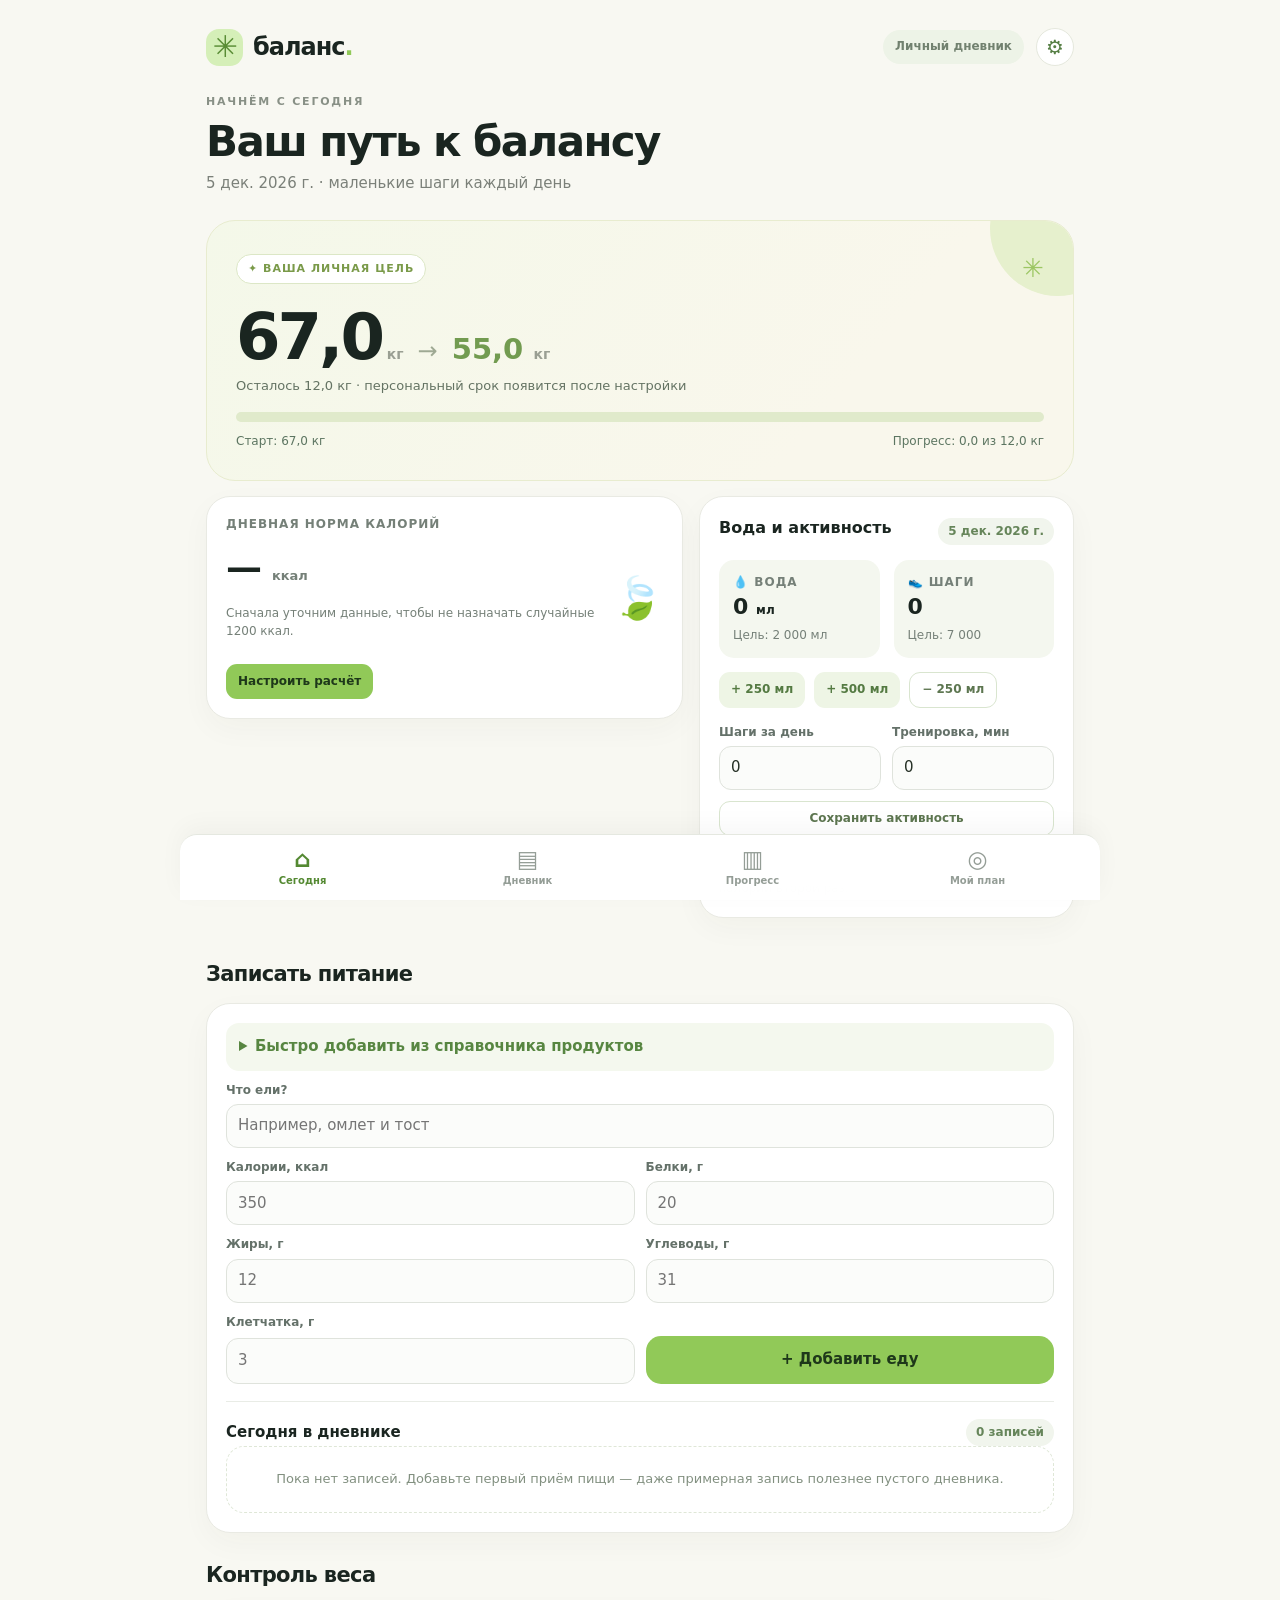
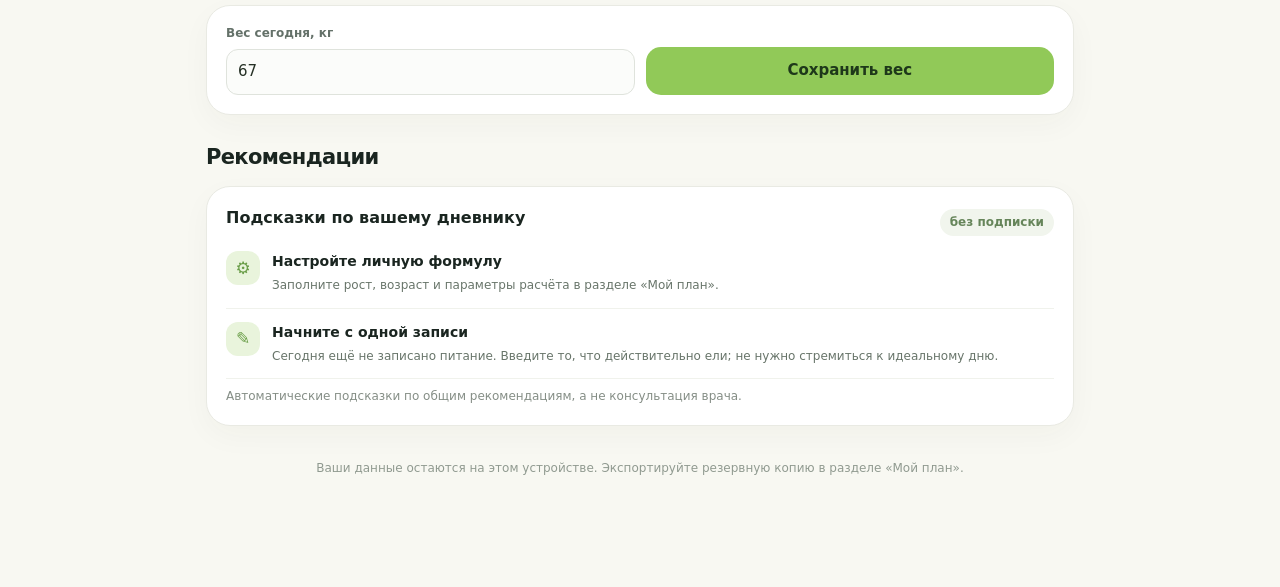
<file: balans/index.html>
<!doctype html>
<html lang="ru">
<head>
  <meta charset="utf-8">
  <meta name="viewport" content="width=device-width, initial-scale=1, viewport-fit=cover">
  <meta name="theme-color" content="#f8f8f2">
  <meta name="apple-mobile-web-app-capable" content="yes">
  <meta name="apple-mobile-web-app-status-bar-style" content="default">
  <meta name="apple-mobile-web-app-title" content="Баланс">
  <meta name="description" content="Бесплатный дневник питания, веса и активности с персональными расчётами и понятными рекомендациями.">
  <link rel="manifest" href="./manifest.webmanifest">
  <link rel="apple-touch-icon" href="./icons/icon-180.png">
  <link rel="icon" href="./icons/icon-192.png">
  <link rel="stylesheet" href="./styles.css">
  <title>Баланс — мой путь</title>
</head>
<body>
  <div class="app-shell">
    <header class="site-header">
      <div class="brand"><span class="brand-symbol" aria-hidden="true">✳</span><span>баланс<span class="brand-dot">.</span></span></div>
      <div class="header-right"><span class="offline-pill" id="connection-pill">Личный дневник</span><button type="button" class="header-avatar" data-tab="plan" aria-label="Настройки профиля">⚙</button></div>
    </header>
    <main id="screen" tabindex="-1"><noscript>Для работы приложения необходимо включить JavaScript.</noscript></main>
    <nav class="bottom-nav" aria-label="Разделы приложения">
      <button type="button" data-tab="today" class="nav-item is-active"><span class="nav-icon">⌂</span><span>Сегодня</span></button>
      <button type="button" data-tab="diary" class="nav-item"><span class="nav-icon">▤</span><span>Дневник</span></button>
      <button type="button" data-tab="progress" class="nav-item"><span class="nav-icon">▥</span><span>Прогресс</span></button>
      <button type="button" data-tab="plan" class="nav-item"><span class="nav-icon">◎</span><span>Мой план</span></button>
    </nav>
  </div>
  <div class="toast" id="toast" role="status" aria-live="polite"></div>
  <script src="./app.js" defer></script>
</body>
</html>
</file>
<file: balans/styles.css>
:root{--bg:#f8f8f2;--surface:#fff;--ink:#1a2520;--muted:#758078;--border:#e9eae3;--green:#91c958;--deep:#426c2c;--light:#ecf5e0;--gold:#f4c66b;--shadow:0 10px 30px rgba(56,63,38,.035);--radius:24px}
*{box-sizing:border-box}html{scroll-behavior:smooth;-webkit-text-size-adjust:100%}body{margin:0;background:var(--bg);color:var(--ink);font-family:system-ui,-apple-system,BlinkMacSystemFont,"Segoe UI",sans-serif;font-size:15px;line-height:1.45;font-variant-numeric:tabular-nums}button,input,select,textarea{font:inherit}button{cursor:pointer}button:disabled{opacity:.45;cursor:not-allowed}a{color:var(--deep)}.app-shell{max-width:920px;margin:0 auto;padding:0 20px 100px}.site-header{display:flex;justify-content:space-between;align-items:center;height:80px;gap:10px}.brand{display:flex;align-items:center;font-size:24px;font-weight:800;letter-spacing:-1px;gap:10px}.brand-symbol{display:flex;align-items:center;justify-content:center;width:37px;height:37px;border-radius:13px;background:#d5efb8;color:#598c35;font-size:30px;font-weight:400}.brand-dot{color:var(--green)}.header-right{display:flex;align-items:center;gap:12px}.offline-pill{color:#71816f;background:#edf3e7;border-radius:50px;padding:8px 12px;font-size:12px;font-weight:700}.header-avatar{width:38px;height:38px;border-radius:50%;background:#fff;border:1px solid #e5e8dd;color:#557e43;font-size:20px}.eyebrow{text-transform:uppercase;letter-spacing:1.8px;color:#889086;font-size:11px;font-weight:800;margin-bottom:8px}.greeting{font-size:clamp(29px,6vw,42px);line-height:1.12;letter-spacing:-1.6px;margin:0 0 8px;font-weight:800}.subhead{margin:0 0 25px;color:#7b8079;font-size:15px}.grid-2{display:grid;grid-template-columns:1fr 1fr;gap:14px}.hero{background:linear-gradient(130deg,#f4f8e9 0%,#f9f7ec 72%);border:1px solid #e8eccf;border-radius:29px;padding:24px;position:relative;overflow:hidden;margin-bottom:15px}.hero:before{content:"";position:absolute;width:135px;height:135px;border-radius:50%;background:#e6f0cd;right:-52px;top:-60px}.hero-top{display:flex;align-items:center;justify-content:space-between;gap:10px;position:relative}.hero-chip{font-size:11px;color:#7a9a49;background:#fff;border:1px solid #dce7c6;border-radius:100px;padding:6px 11px;letter-spacing:1px;font-weight:800}.hero-mark{font-size:26px;color:#9cc663;position:relative}.numbers{display:flex;align-items:baseline;gap:14px;margin:18px 0 7px;position:relative}.main-number{font-size:clamp(46px,9vw,64px);font-weight:850;letter-spacing:-3px;line-height:1}.hero-arrow{font-size:24px;color:#9ea993}.goal-number{font-size:29px;font-weight:800;color:#729b50}.unit{font-size:14px;font-weight:700;letter-spacing:0;color:#9a9f93}.hero-caption{font-size:13px;color:#647363;margin-bottom:16px;position:relative}.progress-track{height:10px;background:#e0eacb;border-radius:20px;overflow:hidden}.progress-track>span{display:block;height:100%;background:linear-gradient(90deg,#8cc650,#5b9d39);border-radius:20px;transition:width .3s}.hero-foot{margin-top:11px;color:#5c7561;font-size:12px;display:flex;justify-content:space-between;gap:12px;flex-wrap:wrap}.card{background:var(--surface);border:1px solid var(--border);border-radius:var(--radius);padding:19px;margin:0 0 14px;box-shadow:var(--shadow)}.card-title{font-size:16px;font-weight:800;margin:0 0 9px}.card-label{color:var(--muted);font-size:12px;font-weight:800;letter-spacing:1px;text-transform:uppercase}.big-number{font-size:36px;letter-spacing:-1.3px;font-weight:850;line-height:1.3}.big-number small{font-size:13px;letter-spacing:0;color:var(--muted);font-weight:650}.caption{font-size:12px;color:var(--muted);line-height:1.5}.section-title{font-size:21px;letter-spacing:-.65px;margin:27px 0 14px;font-weight:850}.row{display:flex;align-items:center;justify-content:space-between;gap:12px}.label-value{font-weight:800;font-size:19px}.notice{padding:14px 16px;border-radius:17px;border:1px solid #dbe6ce;background:#f0f7e8;color:#4c6943;font-size:13px;margin:12px 0}.notice-warn{border-color:#f0dcba;background:#fff8e9;color:#775b2c}.muted{color:var(--muted)}.accent{color:#629a3f}.btn{border:0;border-radius:15px;background:#91c958;color:#1e381a;font-weight:800;padding:13px 17px;min-height:44px;display:inline-flex;justify-content:center;align-items:center;gap:8px}.btn:hover{filter:brightness(.98)}.btn.secondary{background:#eef5e5;color:#547a42}.btn.outline{background:#fff;color:#5d7650;border:1px solid #d9e5cf}.btn.danger{background:#fff0ef;color:#a53e35}.btn.small{padding:8px 12px;min-height:35px;font-size:12px;border-radius:11px}.btn.full{width:100%}.btn-group{display:flex;flex-wrap:wrap;gap:8px}.pill{background:#f1f5ed;padding:5px 10px;border-radius:30px;font-size:12px;color:#66855a;font-weight:750}.ring{width:75px;height:75px;border-radius:50%;display:grid;place-items:center;background:conic-gradient(var(--green) var(--p,0%),#edf0e7 0);flex:0 0 auto}.ring:before{content:"";position:absolute;background:#fff;width:59px;height:59px;border-radius:50%}.ring>span{position:relative;font-size:14px;font-weight:800}.macro-bars{display:grid;gap:12px;margin-top:15px}.macro-row{display:grid;grid-template-columns:82px 1fr 86px;align-items:center;gap:9px;font-size:12px}.macro-bar{background:#edf0ea;height:7px;border-radius:9px;overflow:hidden}.macro-bar span{display:block;height:100%;border-radius:9px}.macro-bar.protein span{background:#91c958}.macro-bar.fat span{background:#edb85e}.macro-bar.carb span{background:#98acdd}.macro-val{text-align:right;font-weight:750}.form-grid{display:grid;grid-template-columns:repeat(2,minmax(0,1fr));gap:11px}.field{display:grid;gap:5px;min-width:0}.field.full{grid-column:1/-1}.field label{font-size:12px;color:#647169;font-weight:750}.field input,.field select,.field textarea{width:100%;min-width:0;min-height:44px;border:1px solid #dfe3dc;border-radius:12px;background:#fbfcfa;color:#263126;padding:10px 11px;outline:0}.field textarea{min-height:74px;resize:vertical}.field input:focus,.field select:focus,.field textarea:focus{border-color:#92c665;box-shadow:0 0 0 3px #e7f5df}.field small{font-size:11px;color:var(--muted)}.field input[type=date]{font-size:14px}.thin-divider{height:1px;background:#e9ece6;margin:17px 0}.entry{display:flex;align-items:flex-start;justify-content:space-between;gap:8px;border-bottom:1px solid #f0f1ed;padding:13px 0}.entry:last-child{border-bottom:0}.entry strong{font-size:14px}.entry .meta{font-size:12px;color:#818982;margin-top:3px}.entry-side{display:flex;align-items:center;gap:7px;white-space:nowrap}.entry-kcal{font-weight:800;font-size:13px}.delete-btn{background:#f6f4f1;border:0;border-radius:8px;color:#ad625a;width:29px;height:29px;font-size:16px}.date-switch{display:flex;align-items:center;gap:10px}.date-switch input{border:1px solid #e2e8dc;border-radius:12px;padding:10px;background:#fff;max-width:170px}.quick-actions{display:flex;gap:9px;flex-wrap:wrap;margin-top:14px}.mini-stat{background:#f4f7ef;border-radius:15px;padding:14px}.mini-stat .value{font-size:22px;font-weight:800}.mini-stat .caption{margin-top:3px}.chart-wrap{overflow:hidden;border-radius:15px;background:#fbfcf7}.weight-chart{display:block;width:100%;height:auto}.chart-label{fill:#8a948c;font-size:11px}.timeline{display:flex;flex-direction:column;gap:7px}.timeline-row{display:grid;grid-template-columns:86px 1fr auto;align-items:center;gap:10px;padding:12px 3px;border-bottom:1px solid #eef0ea;font-size:13px}.timeline-row:last-child{border-bottom:0}.advice{display:flex;gap:12px;padding:13px 0;border-bottom:1px solid #f0f2ec}.advice:last-child{border-bottom:0}.advice-icon{flex:0 0 34px;width:34px;height:34px;background:#e9f4dc;border-radius:12px;display:grid;place-items:center;color:#699d47;font-size:17px}.advice strong{font-size:14px}.advice p{font-size:12px;color:#68756a;margin:3px 0 0;line-height:1.55}.sources{font-size:12px;color:var(--muted);line-height:1.9}.sources a{font-weight:700}.helper{font-size:12px;color:#858e86;margin:9px 0 0}.bottom-nav{position:fixed;bottom:0;left:0;right:0;z-index:15;max-width:920px;margin:auto;display:flex;align-items:stretch;justify-content:space-around;background:rgba(255,255,255,.97);backdrop-filter:blur(12px);-webkit-backdrop-filter:blur(12px);border-top:1px solid #e5e8e0;padding:9px 10px max(9px,env(safe-area-inset-bottom));box-shadow:0 -8px 24px rgba(17,40,14,.035)}.nav-item{display:flex;flex:1;flex-direction:column;align-items:center;justify-content:center;gap:1px;border:0;background:none;color:#949d96;font-size:10px;font-weight:750;padding:3px 0}.nav-item.is-active{color:#548932}.nav-icon{font-size:23px;line-height:1.1}.toast{position:fixed;top:80px;left:50%;transform:translate(-50%,-20px);opacity:0;pointer-events:none;background:#213124;color:#fff;border-radius:12px;padding:12px 17px;max-width:calc(100vw - 40px);min-width:200px;z-index:100;text-align:center;font-weight:700;font-size:13px;box-shadow:0 10px 35px #0002;transition:all .2s}.toast.show{opacity:1;transform:translate(-50%,0)}.empty{padding:23px;text-align:center;border:1px dashed #dfe7d7;border-radius:18px;color:#829080;font-size:13px}.icon-bullet{display:inline-flex;width:36px;height:36px;align-items:center;justify-content:center;border-radius:12px;background:#eff6e7;margin-right:10px}.status-dot{width:8px;height:8px;background:#91c958;border-radius:50%;display:inline-block;margin-right:6px}.mono{font-variant-numeric:tabular-nums}.slim{margin:6px 0}.danger-text{color:#b44e44}.hidden{display:none!important}input:invalid{box-shadow:none}footer.app-foot{font-size:12px;color:#909a90;text-align:center;padding:20px 0 10px}.install-tip{border-left:3px solid #8fc65b;padding-left:11px}
@media(min-width:750px){.site-header{height:94px}.app-shell{padding:0 26px 100px}.desktop-two{display:grid;grid-template-columns:1.12fr .88fr;gap:16px}.desktop-two>.card{align-self:start}.bottom-nav{border-radius:17px 17px 0 0}.hero{padding:29px}.form-grid.three{grid-template-columns:repeat(3,1fr)}}
@media(max-width:390px){.app-shell{padding:0 13px 100px}.card{padding:15px}.hero{padding:19px}.grid-2{gap:9px}.macro-row{grid-template-columns:69px 1fr 65px}.big-number{font-size:30px}.offline-pill{font-size:10px}}
@media(prefers-reduced-motion:reduce){*,*:before,*:after{scroll-behavior:auto!important;transition:none!important}}
</file>
